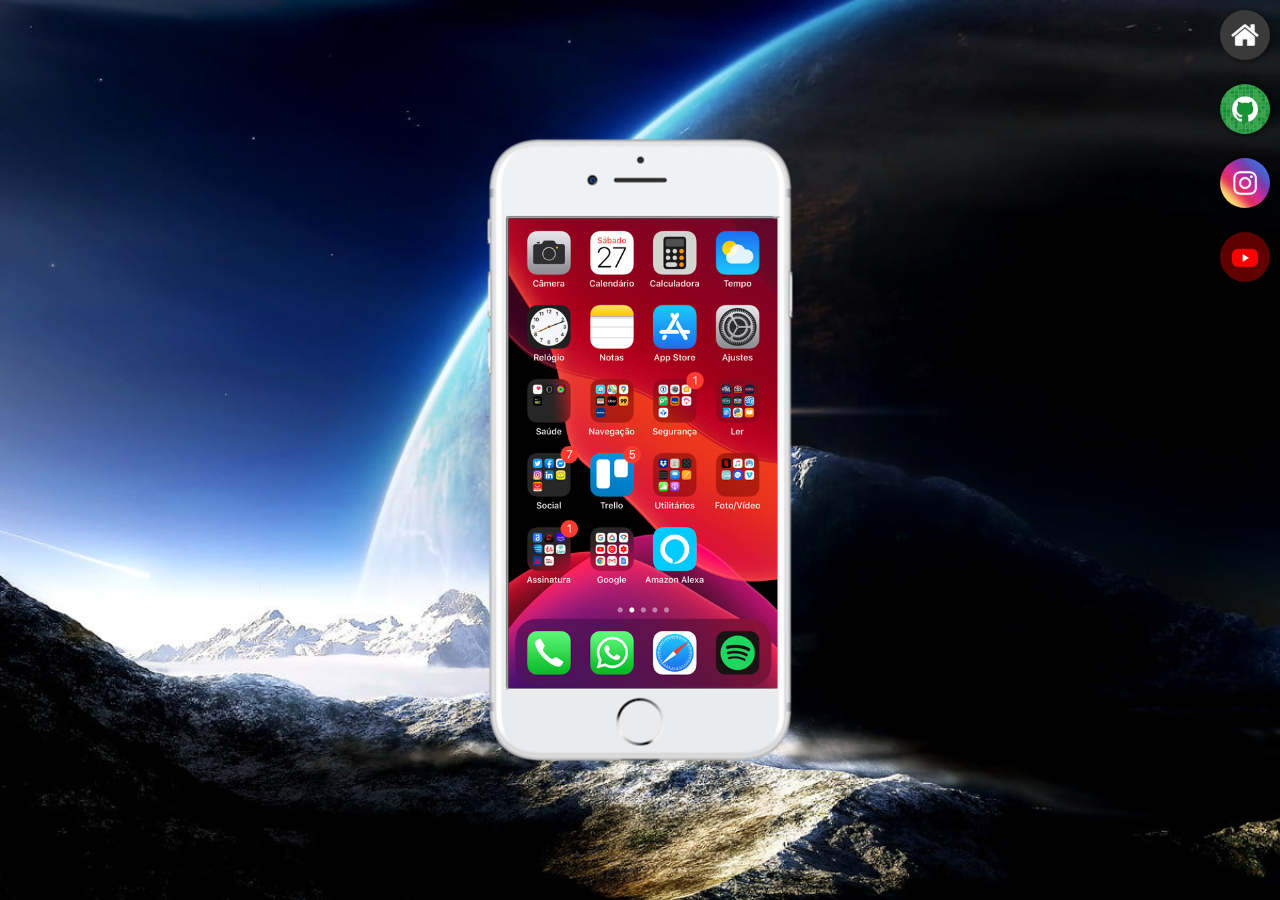
<file: index.html>
<!DOCTYPE html>
<html lang="pt-br">
<head>
    <meta charset="UTF-8">
    <meta name="viewport" content="width=device-width, initial-scale=1.0">
    <link rel="shortcut icon" href="perfil.ico" type="image/x-icon">
    <title>Projeto Redes Sociais</title>
    <link rel="stylesheet" href="estilos/style.css">
</head>
<body>
    <main>
        <section id="telefone">
            <iframe src="home.html" name="tela" id="tela">
                Seu navegador não é compatível.
            </iframe>
        </section>
        <section id="redes-sociais">
            <a href="home.html" target="tela"><img src="imagens/logo-home.jpg" alt="home"></a><br>
            <a href="github.html" target="tela"><img src="imagens/logo-github.jpg" alt="github"></a><br>
            <a href="instagram.html" target="tela"><img src="imagens/logo-instagram.jpg" alt="instagram"></a><br>
            <a href="youtube.html" target="tela"><img src="imagens/logo-youtube.jpg" alt="youtube"></a>
        </section>
    </main>
</body>
</html>
</file>
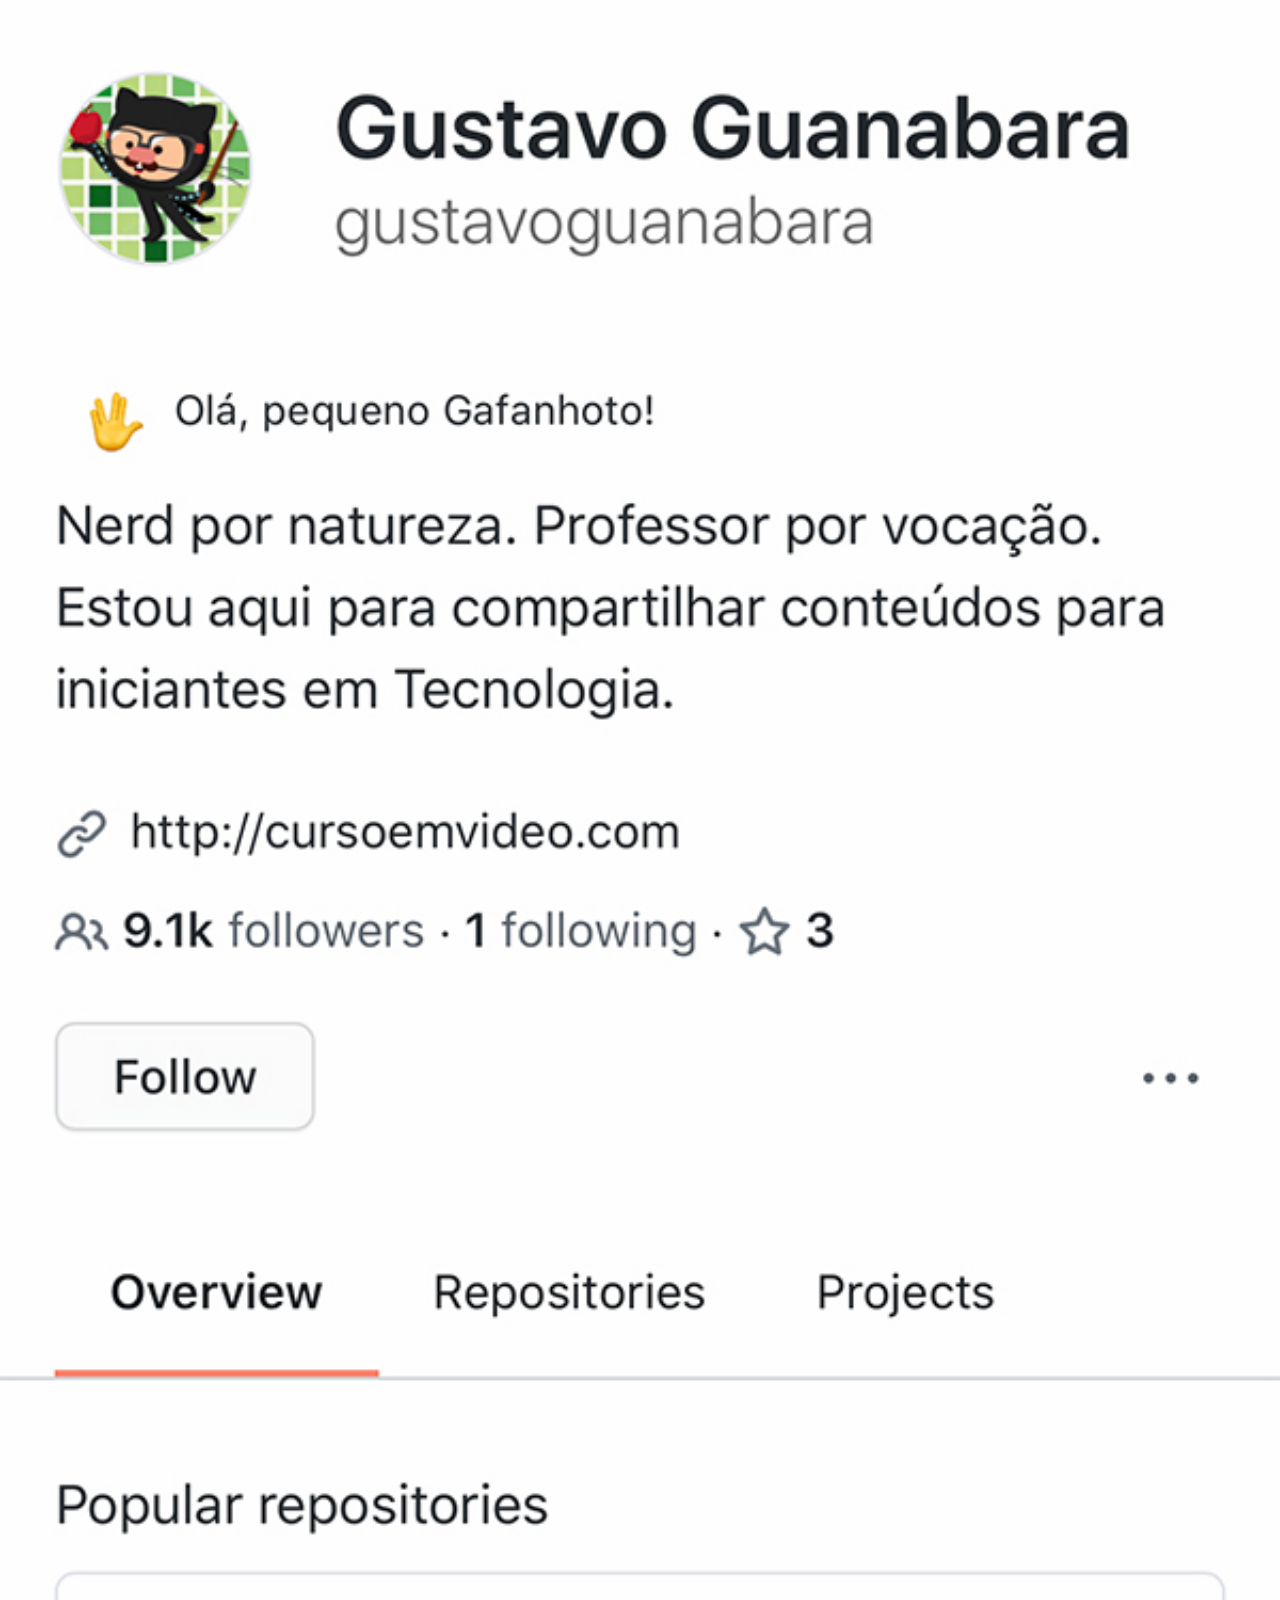
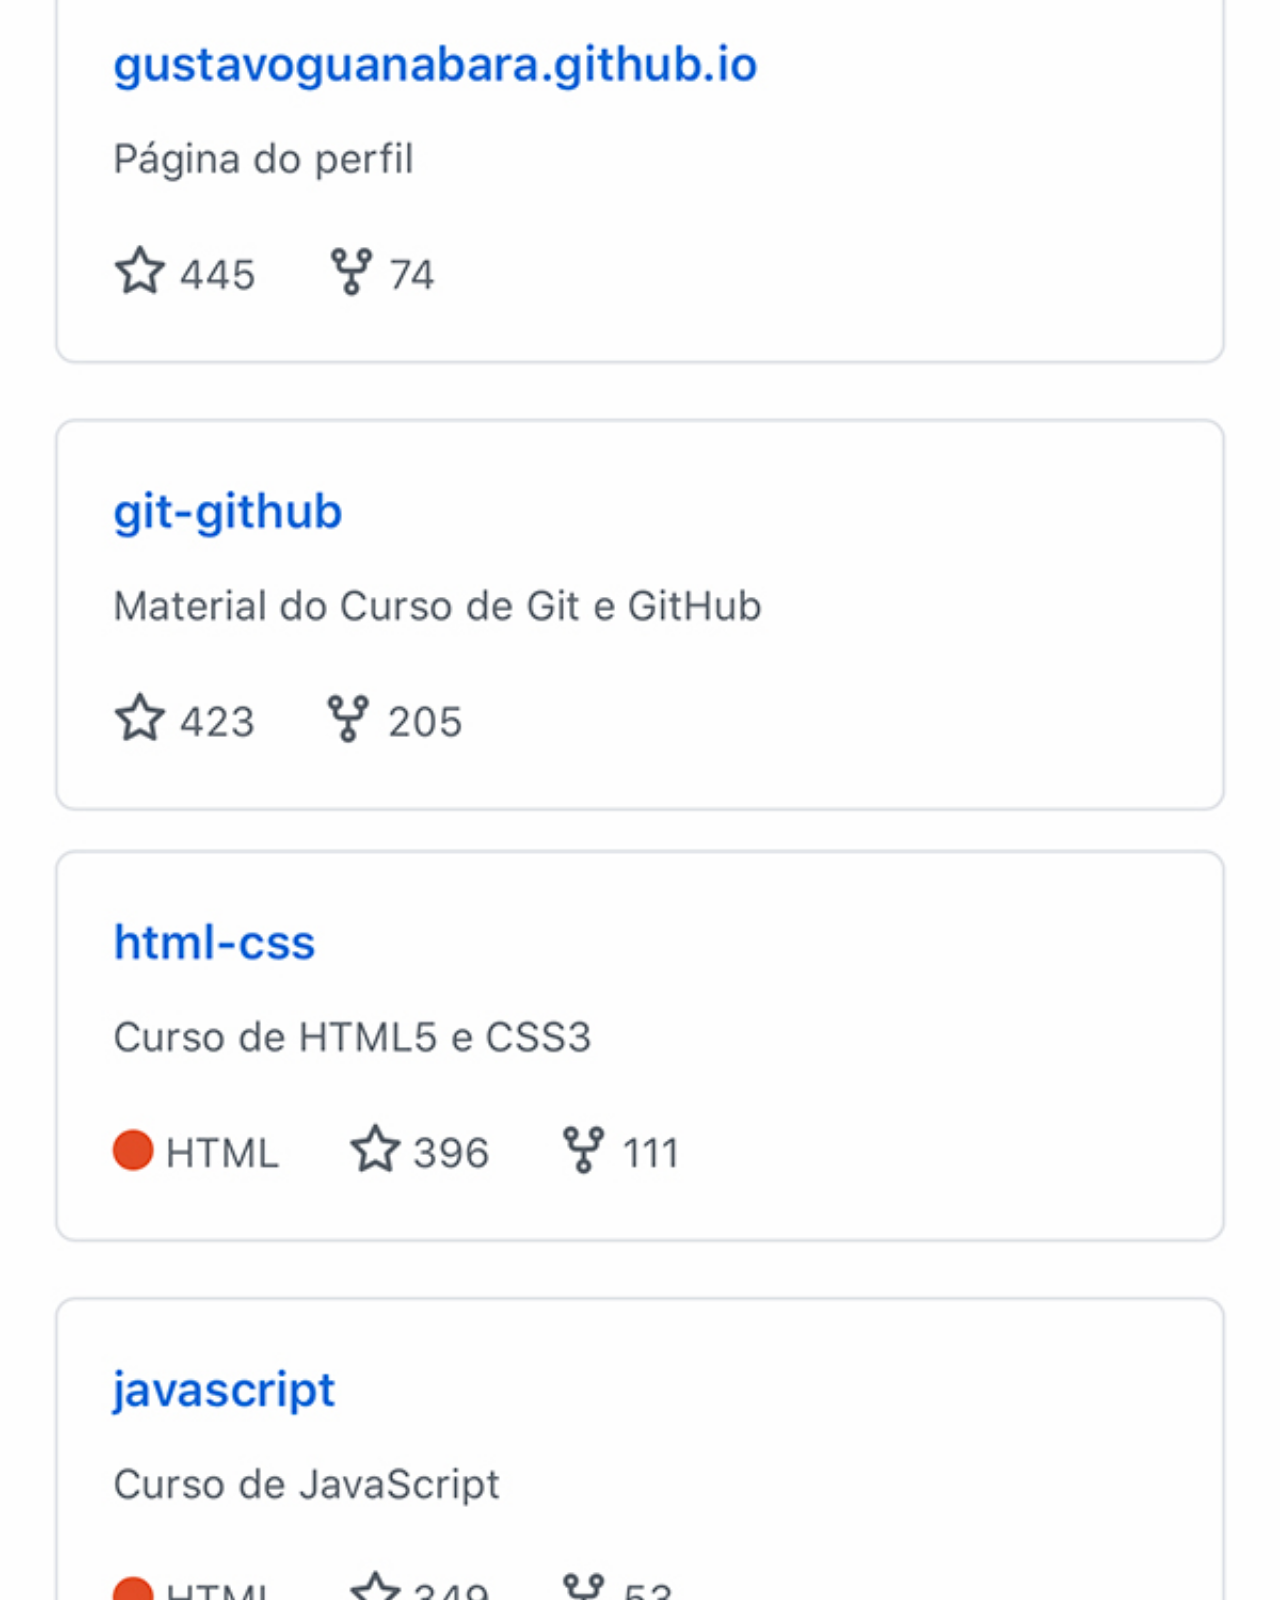
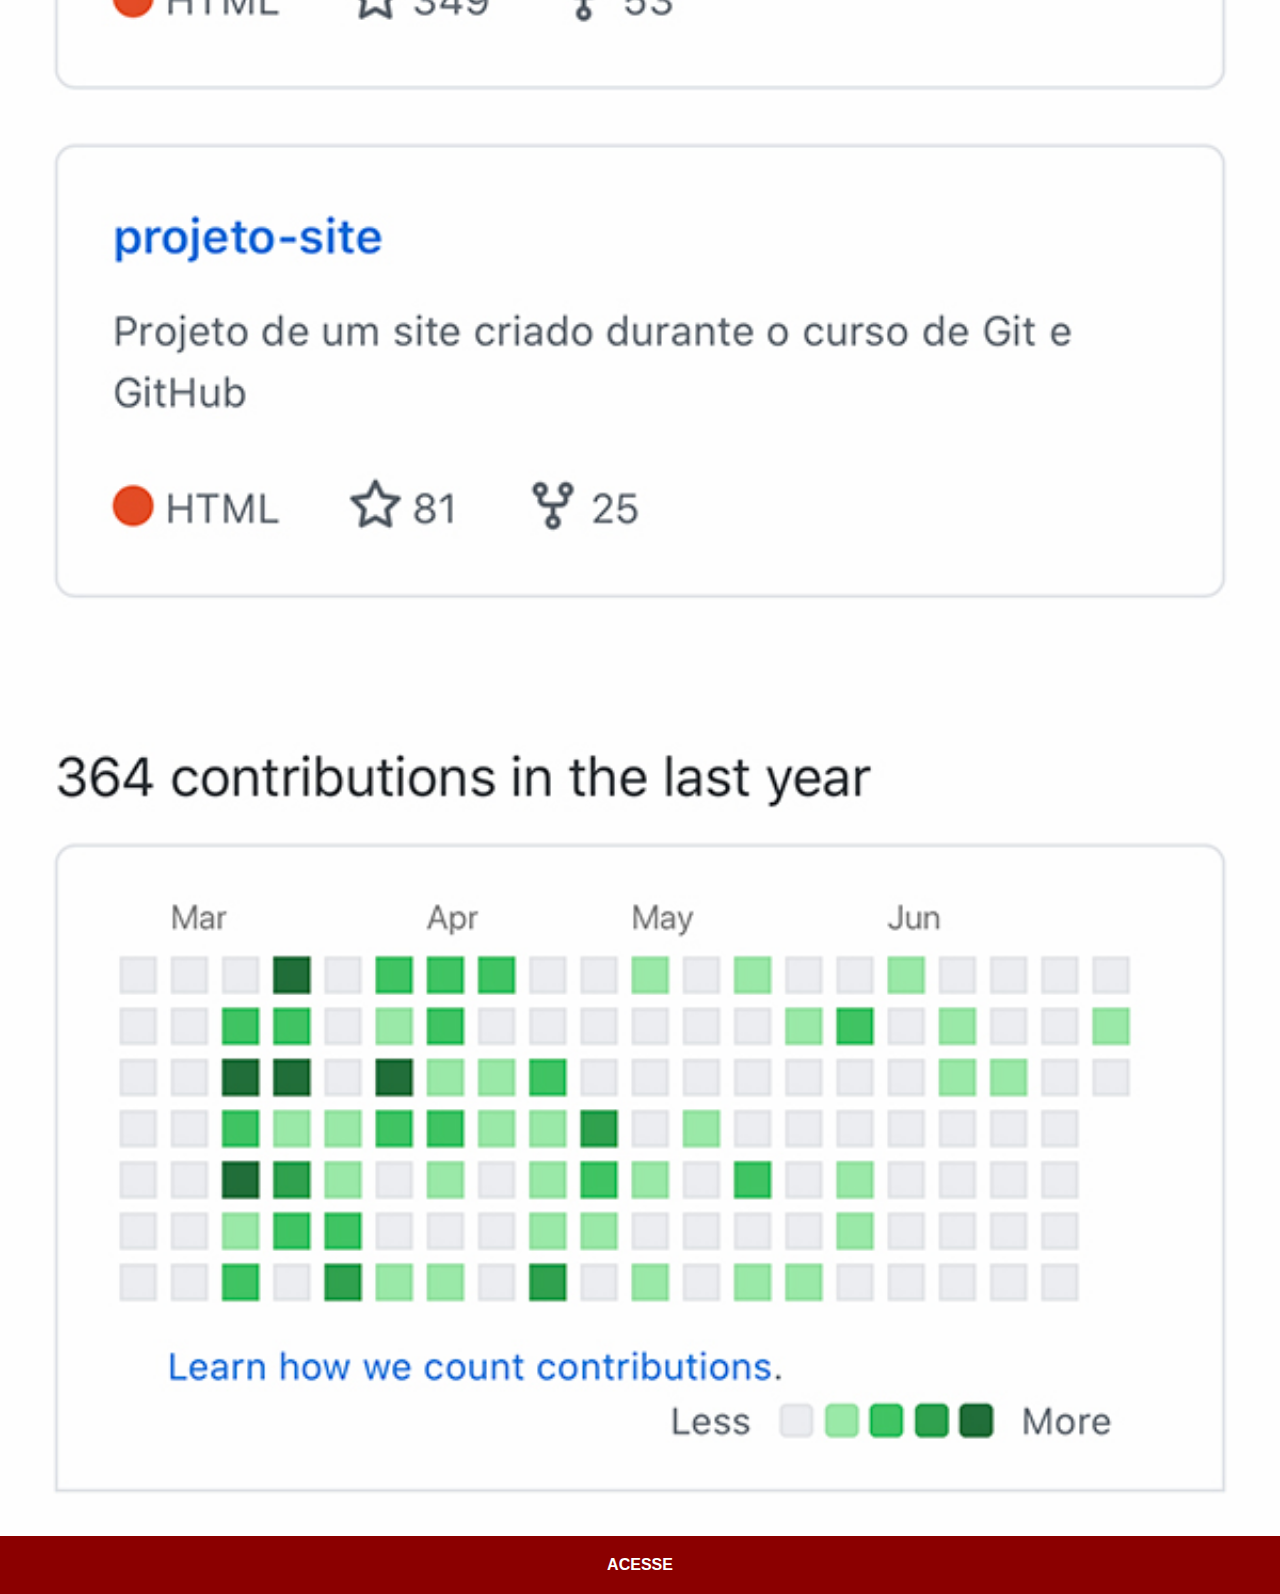
<file: github.html>
<!DOCTYPE html>
<html lang="pt-br">
<head>
    <meta charset="UTF-8">
    <meta name="viewport" content="width=device-width, initial-scale=1.0">
    <title>GitHub</title>
    <link rel="stylesheet" href="estilos/social.css">
</head>
<body>
    <img src="imagens/tela-github.jpg" alt="GitHub">
    <a href="https://github.com/gustavoguanabara" target="_blank"> ACESSE</a>
</body>
</html>
</file>
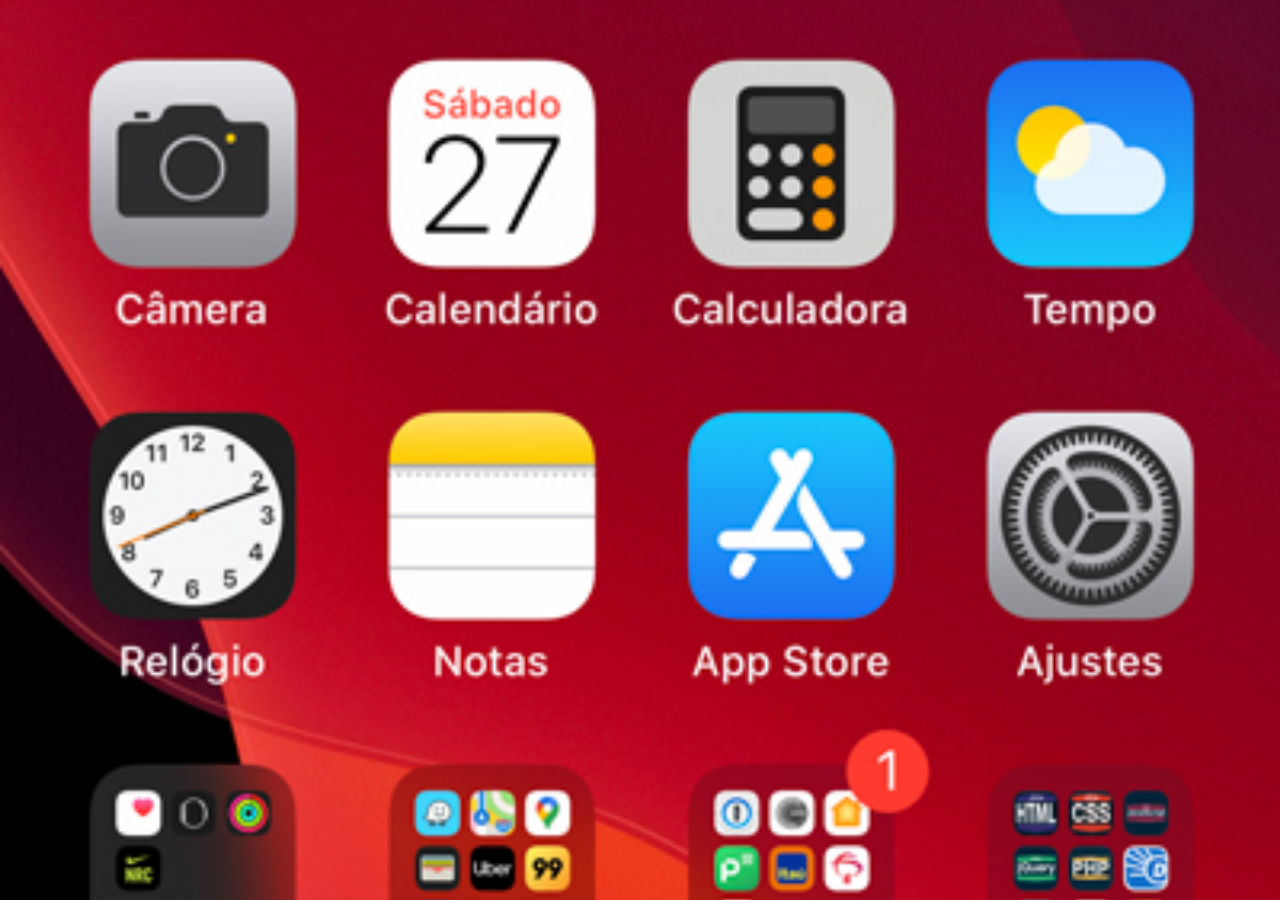
<file: home.html>
<!DOCTYPE html>
<html lang="pt-br">
<head>
    <meta charset="UTF-8">
    <meta name="viewport" content="width=device-width, initial-scale=1.0">
    <title>Home</title>
</head>
<style>
    * {
        padding: 0px;
        margin: 0px;
    }

    body {
        height: 100vh;
        width: 100vw;
        background: black url(imagens/tela-home.jpg) no-repeat top center;
        background-size: cover;
    }
</style>
</html>
</file>
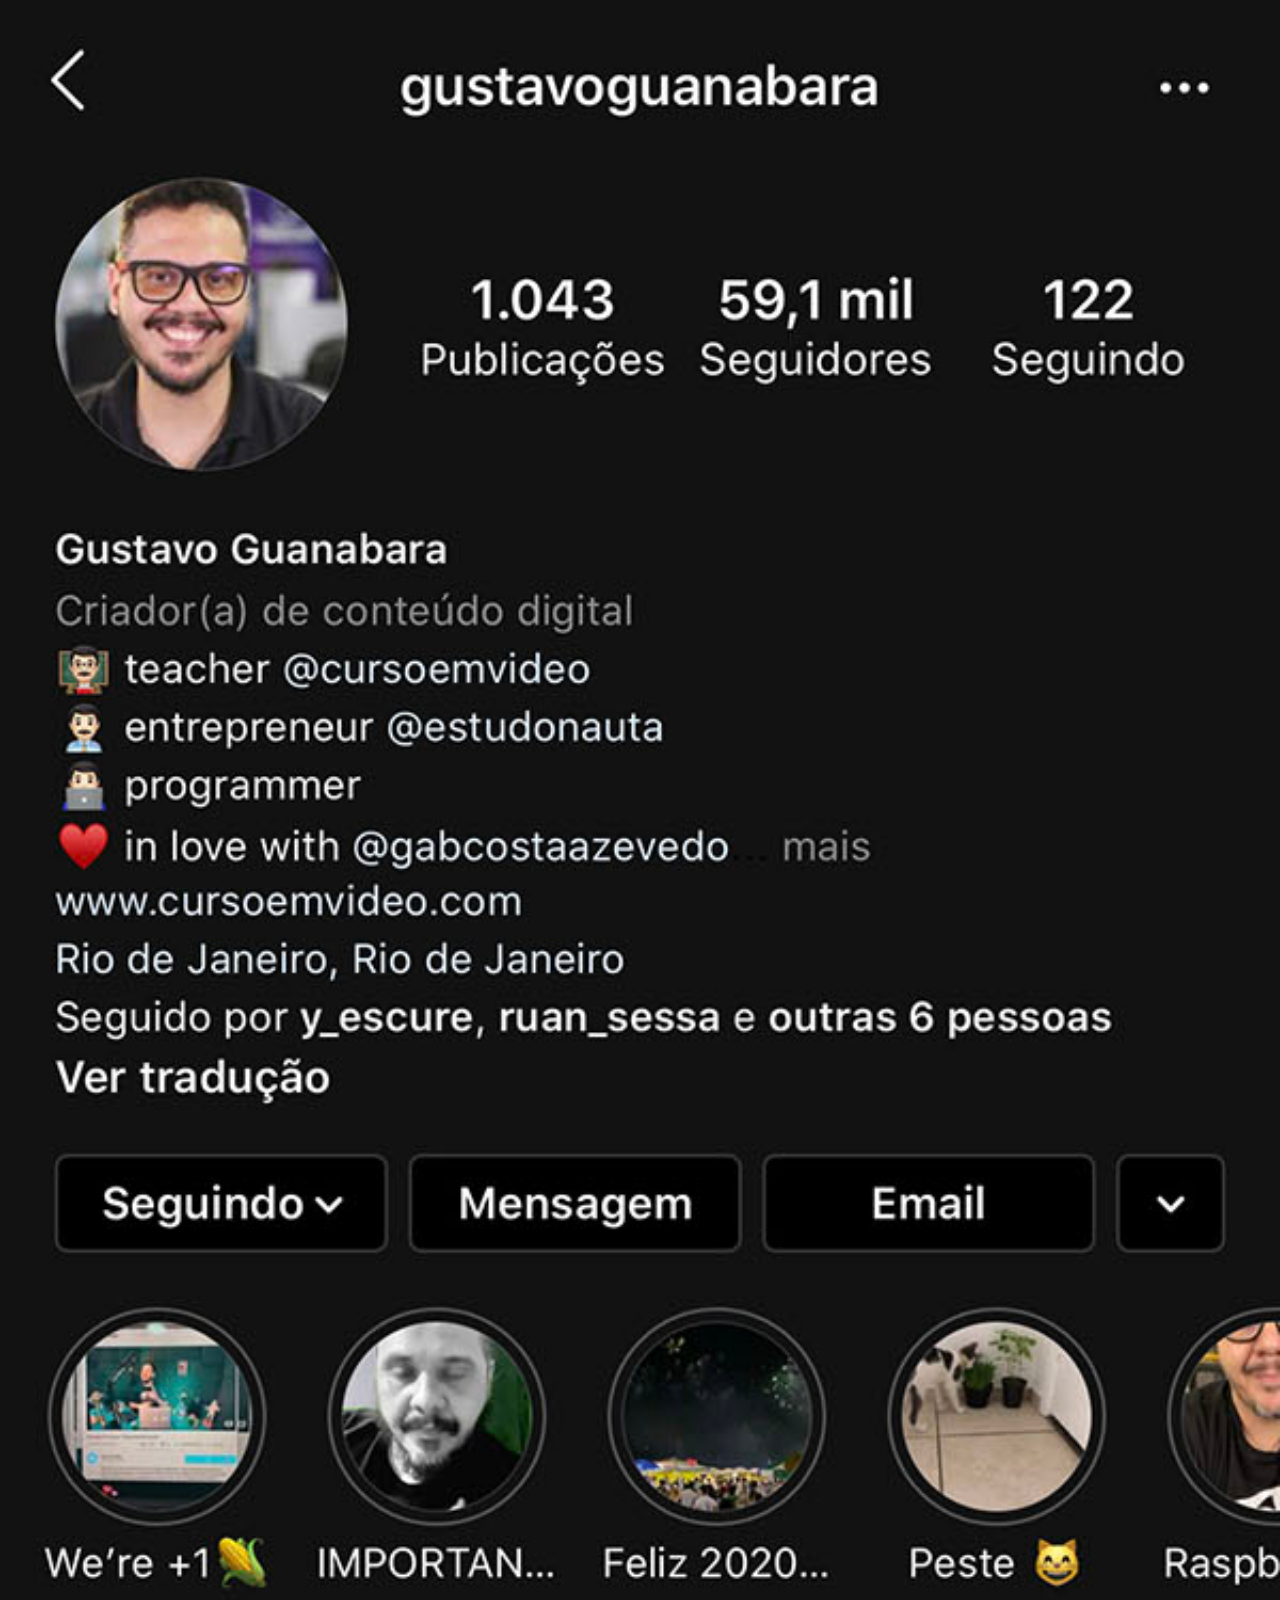
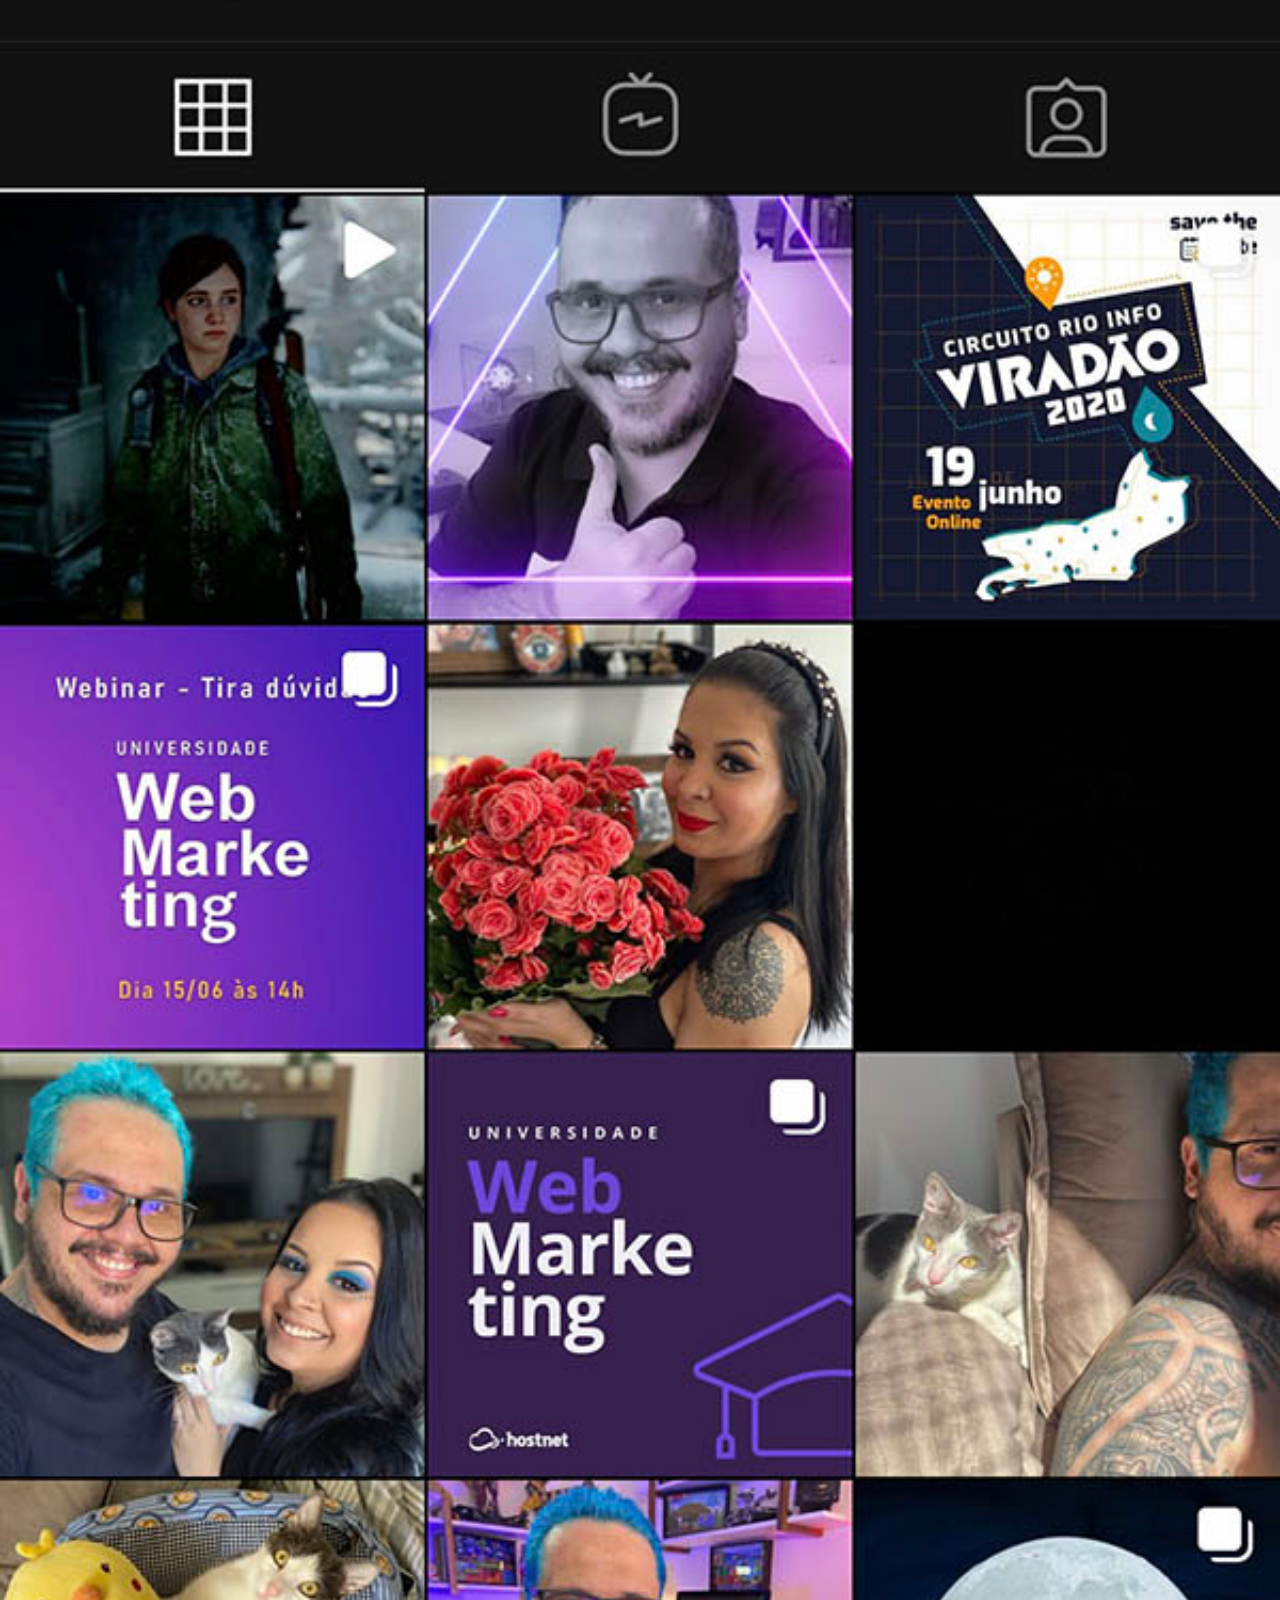
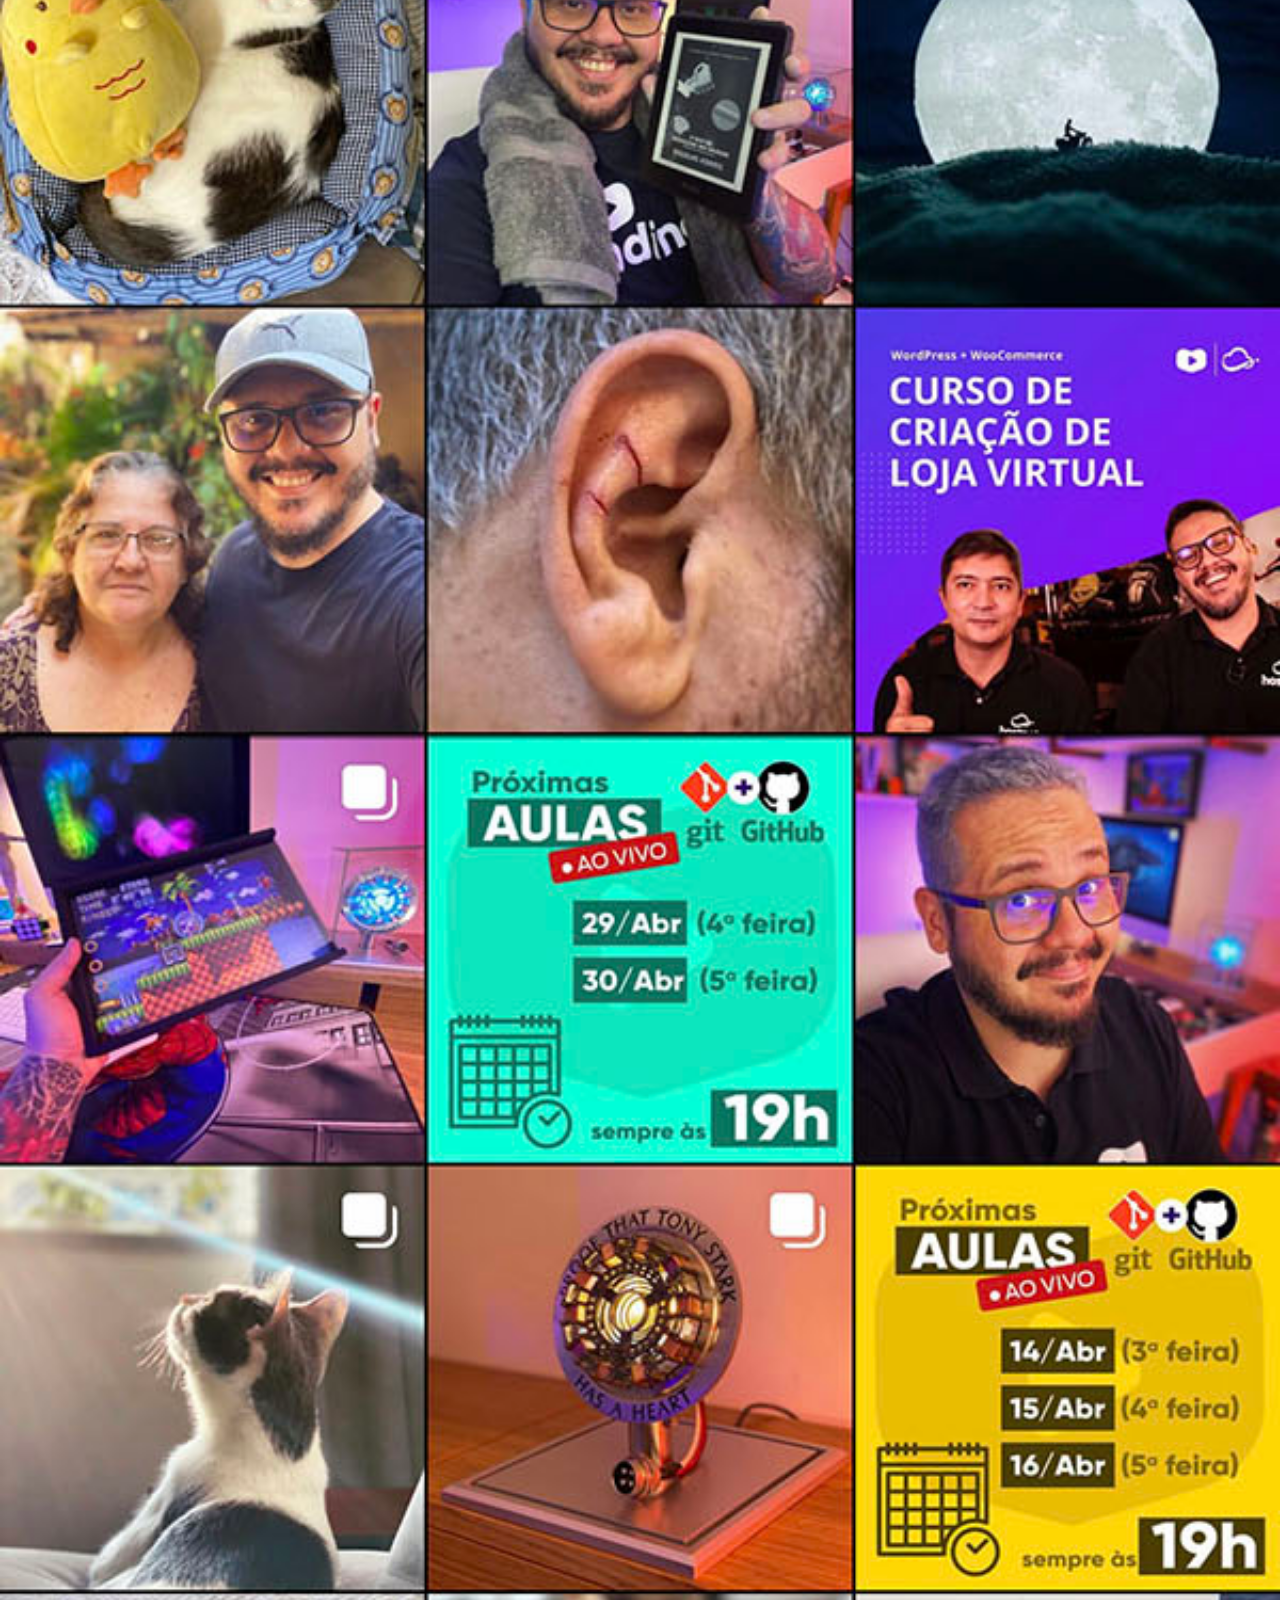
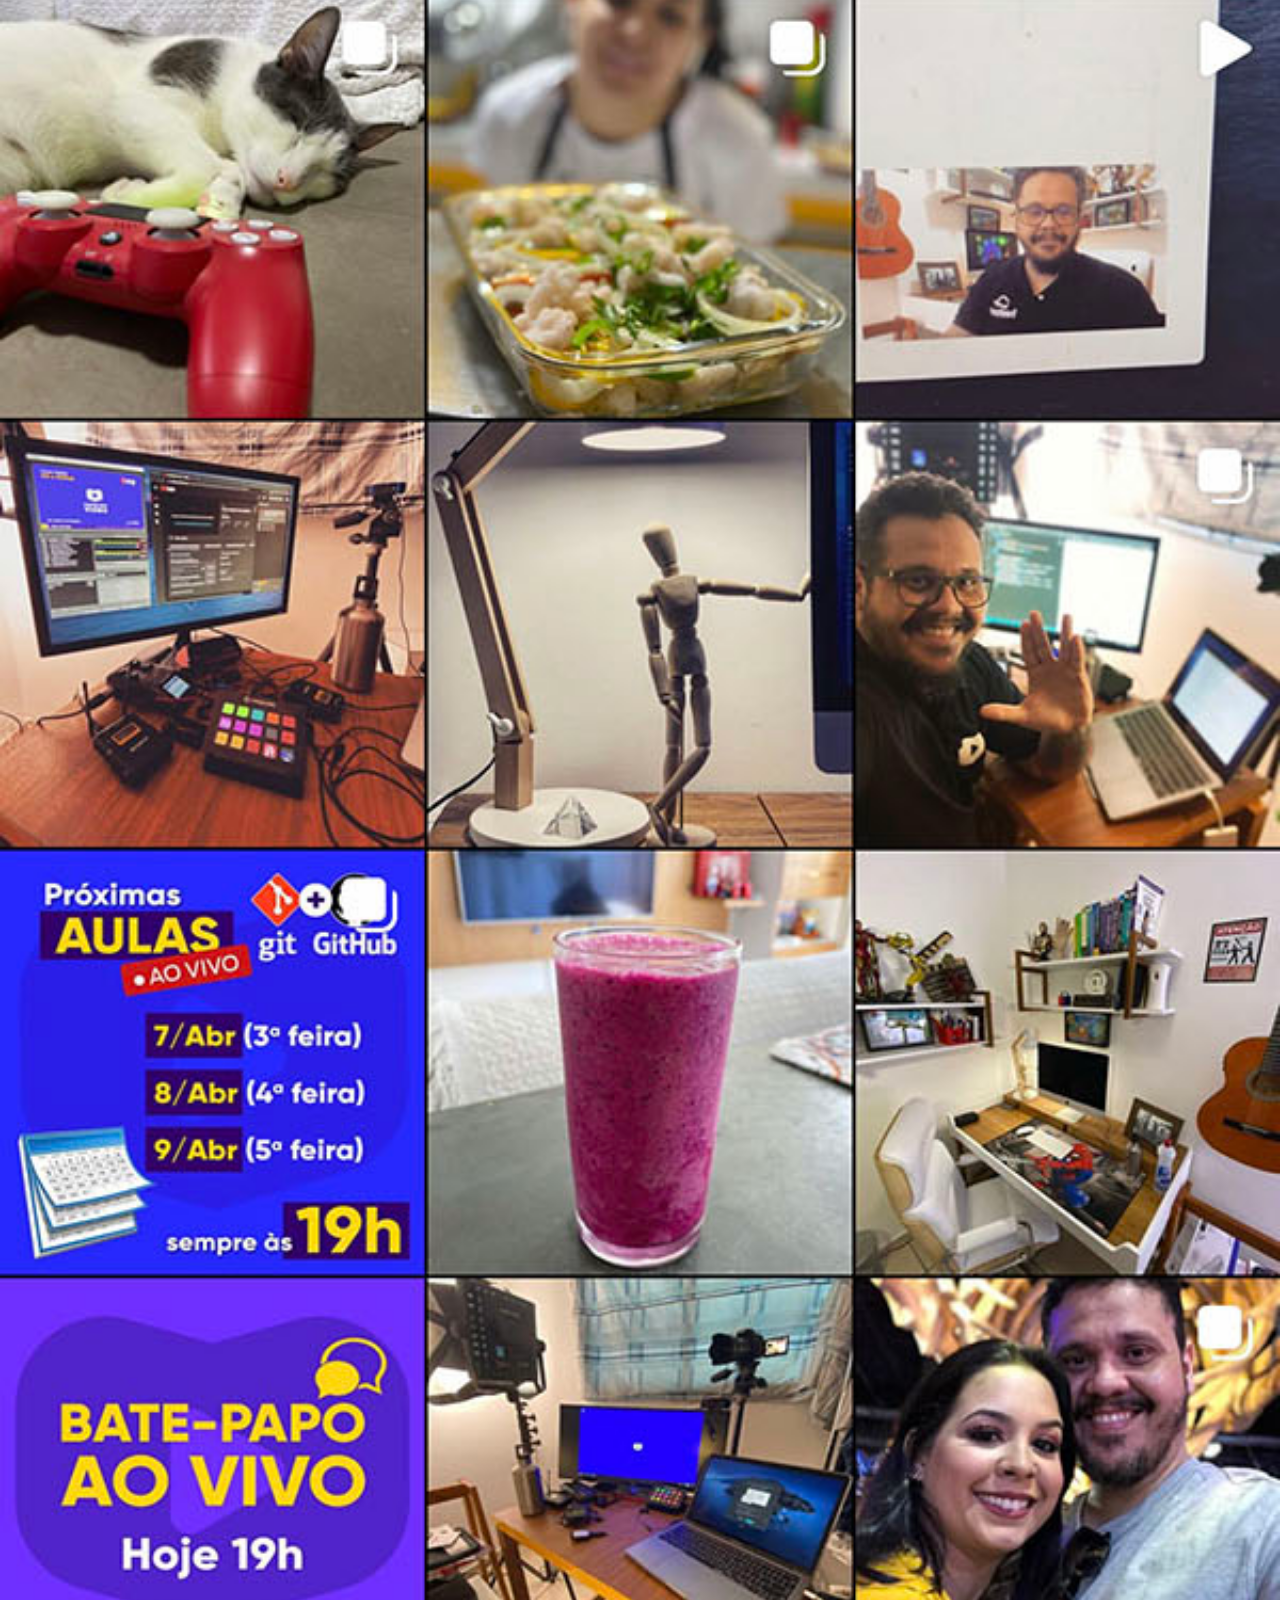
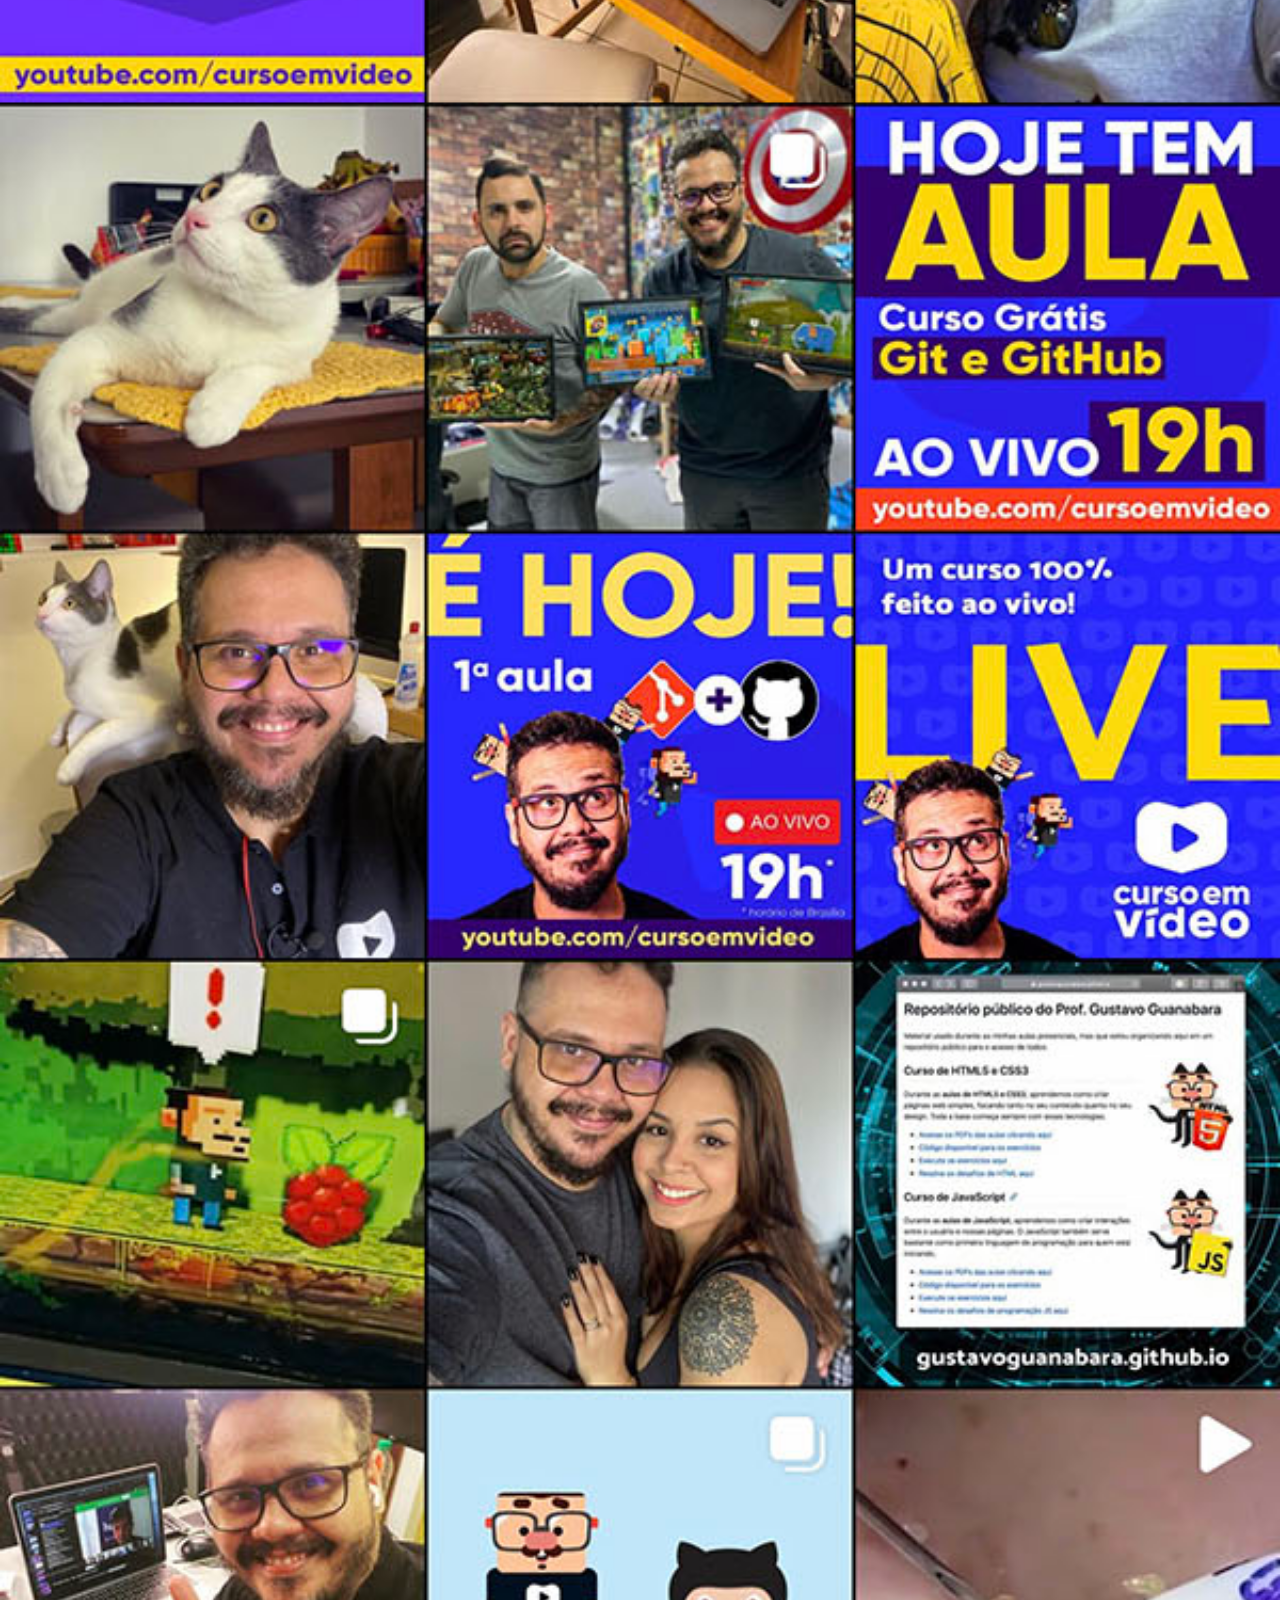
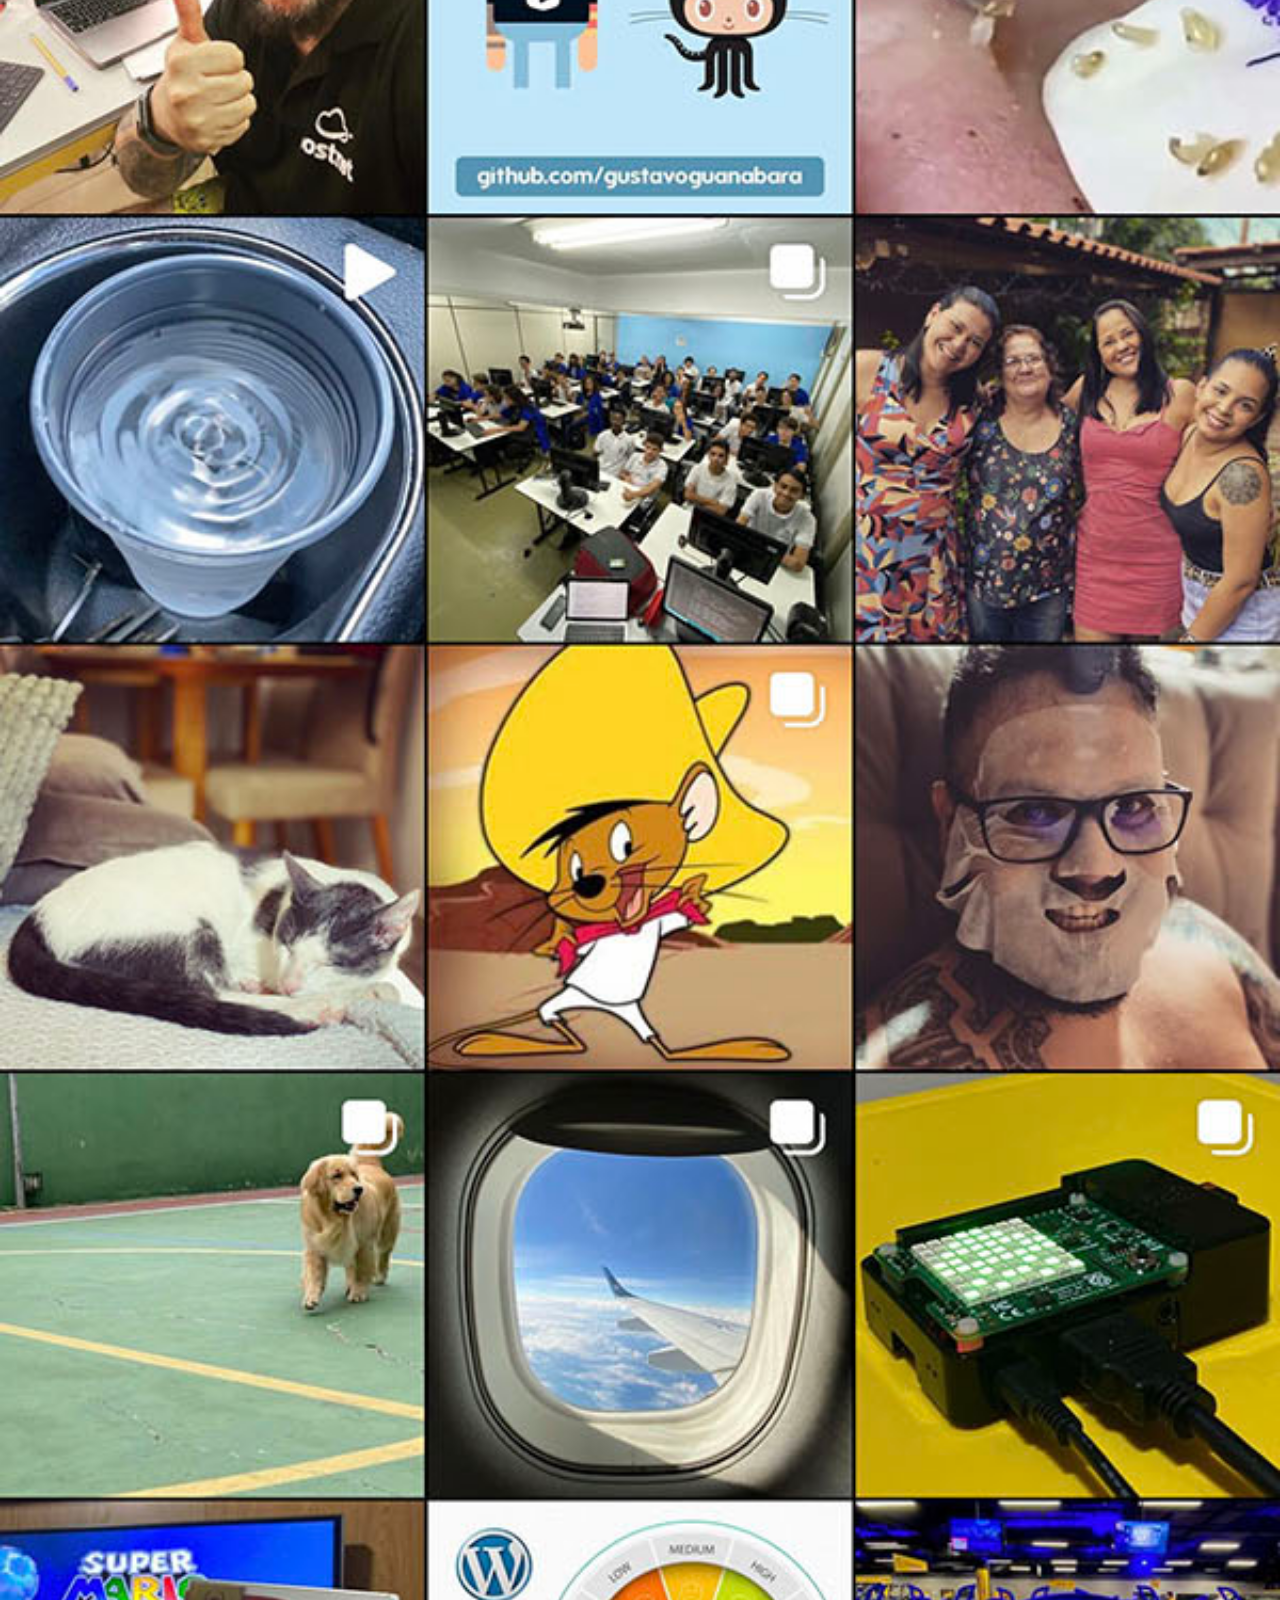
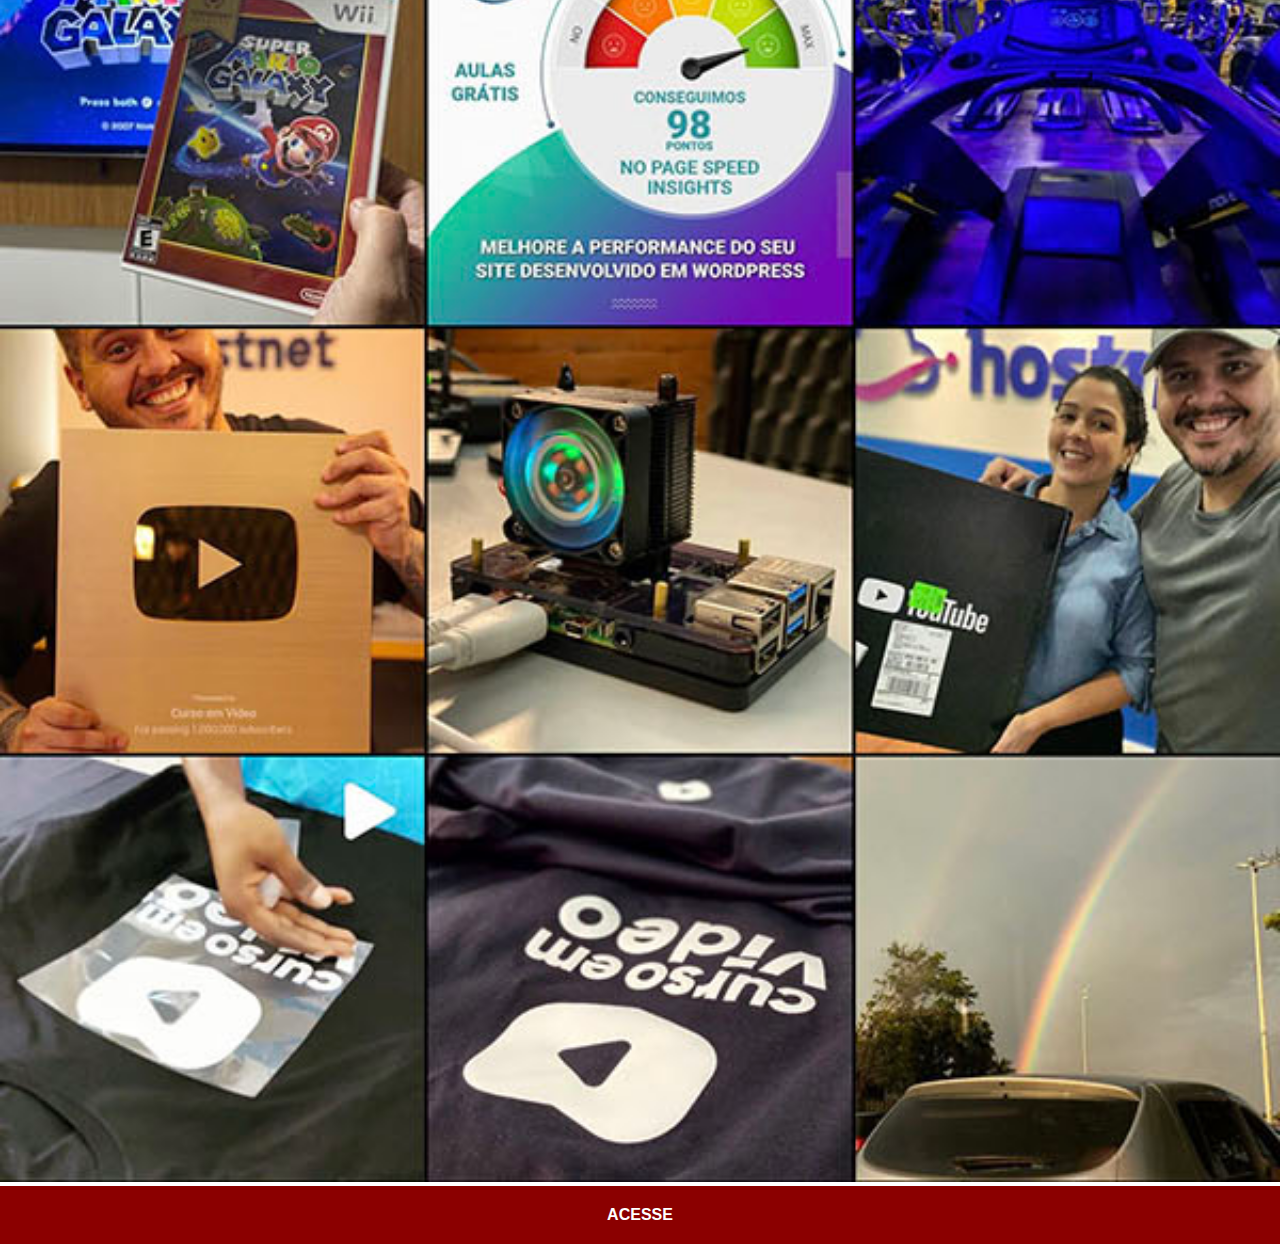
<file: instagram.html>
<!DOCTYPE html>
<html lang="pt-br">
<head>
    <meta charset="UTF-8">
    <meta name="viewport" content="width=device-width, initial-scale=1.0">
    <title>Instagram</title>
    <link rel="stylesheet" href="estilos/social.css">
</head>
<body>
    <img src="imagens/tela-instagram.jpg" alt="Instagram">
    <a href="https://www.instagram.com/gustavoguanabara/" target="_blank"> ACESSE</a>
</body>
</html>
</file>
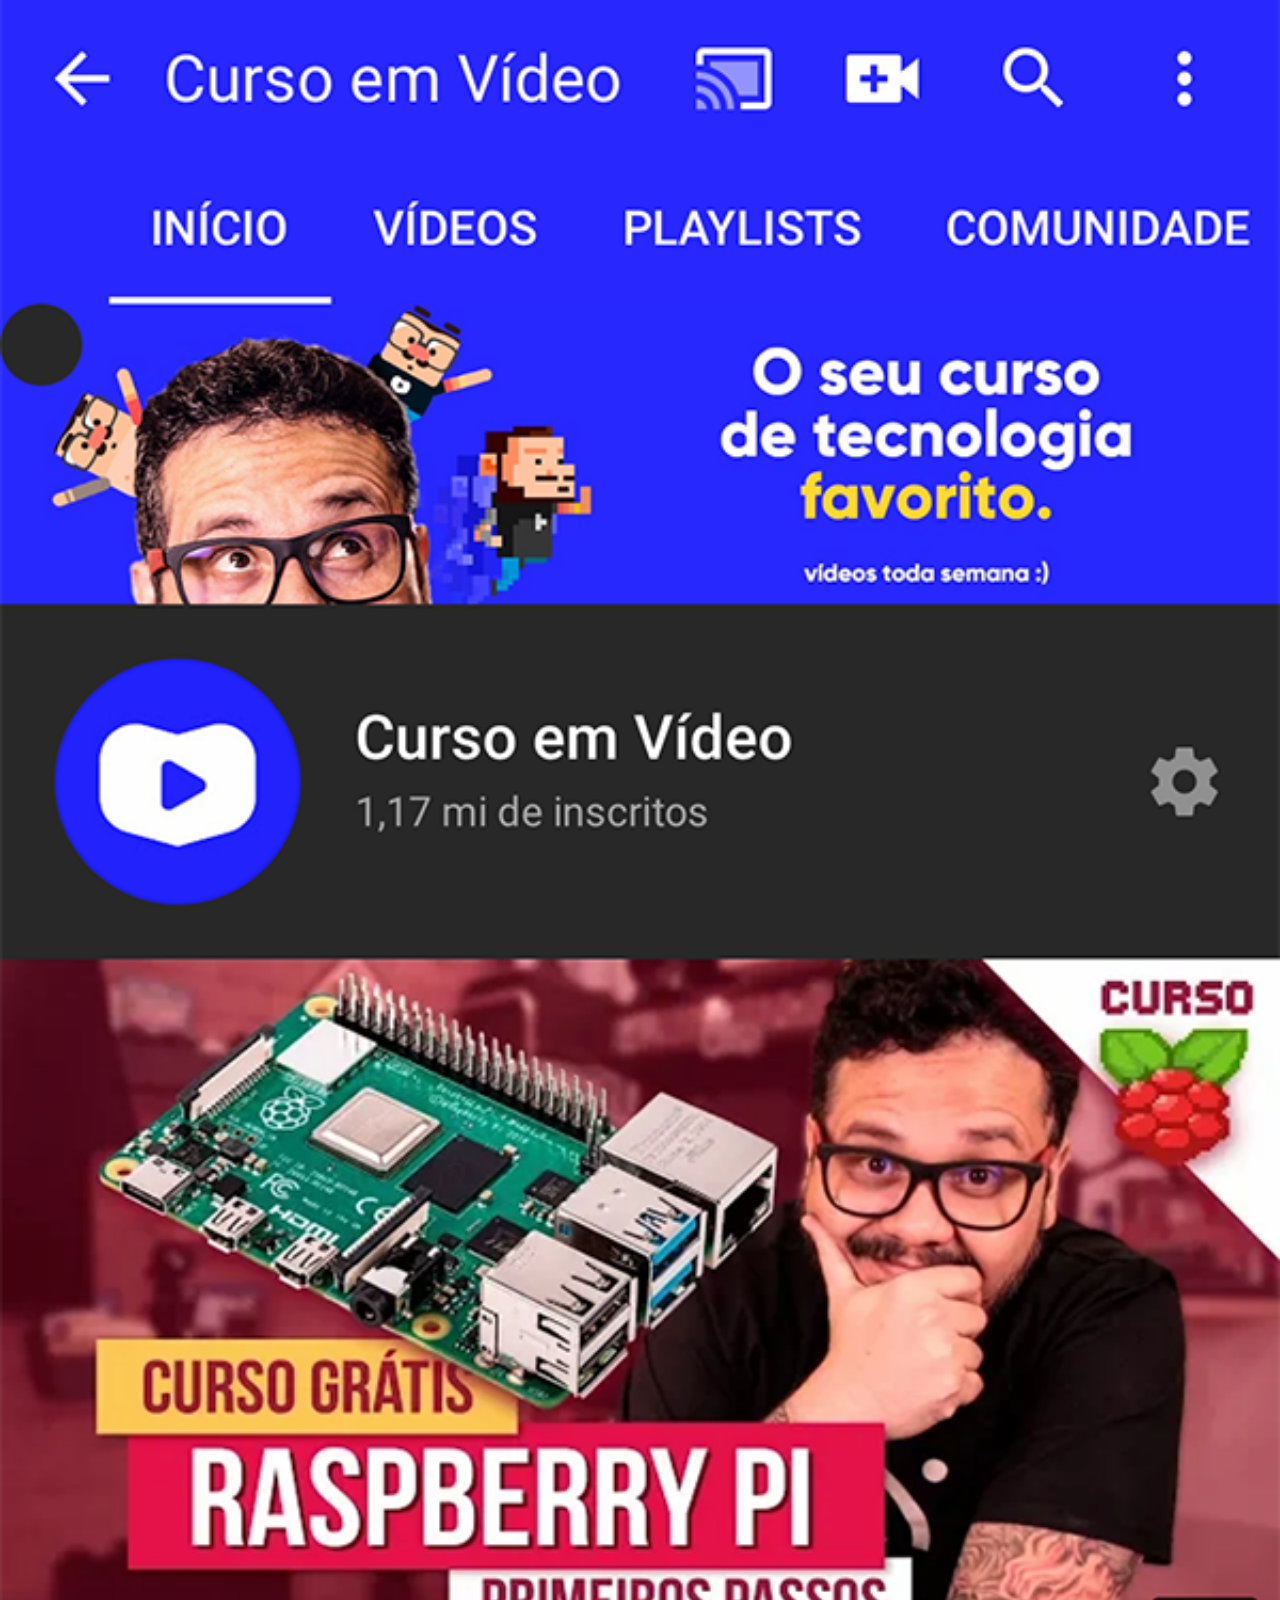
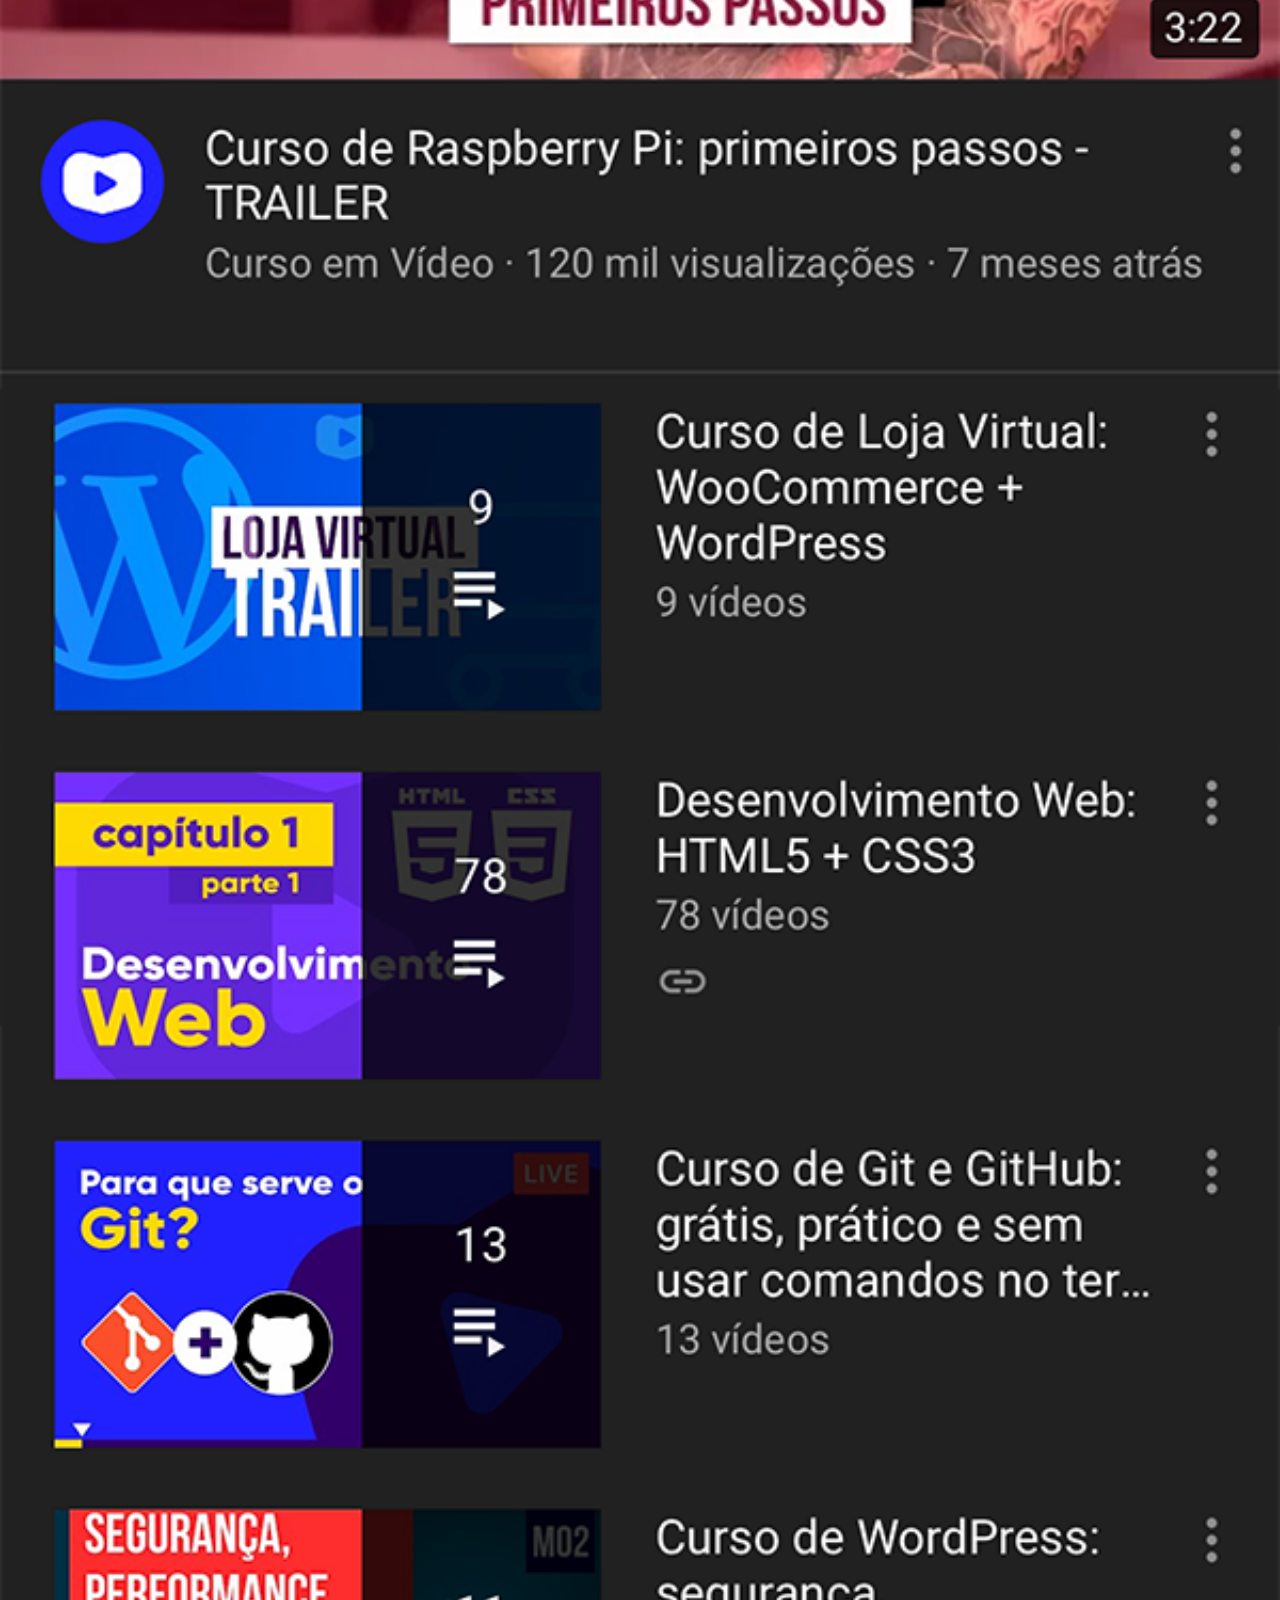
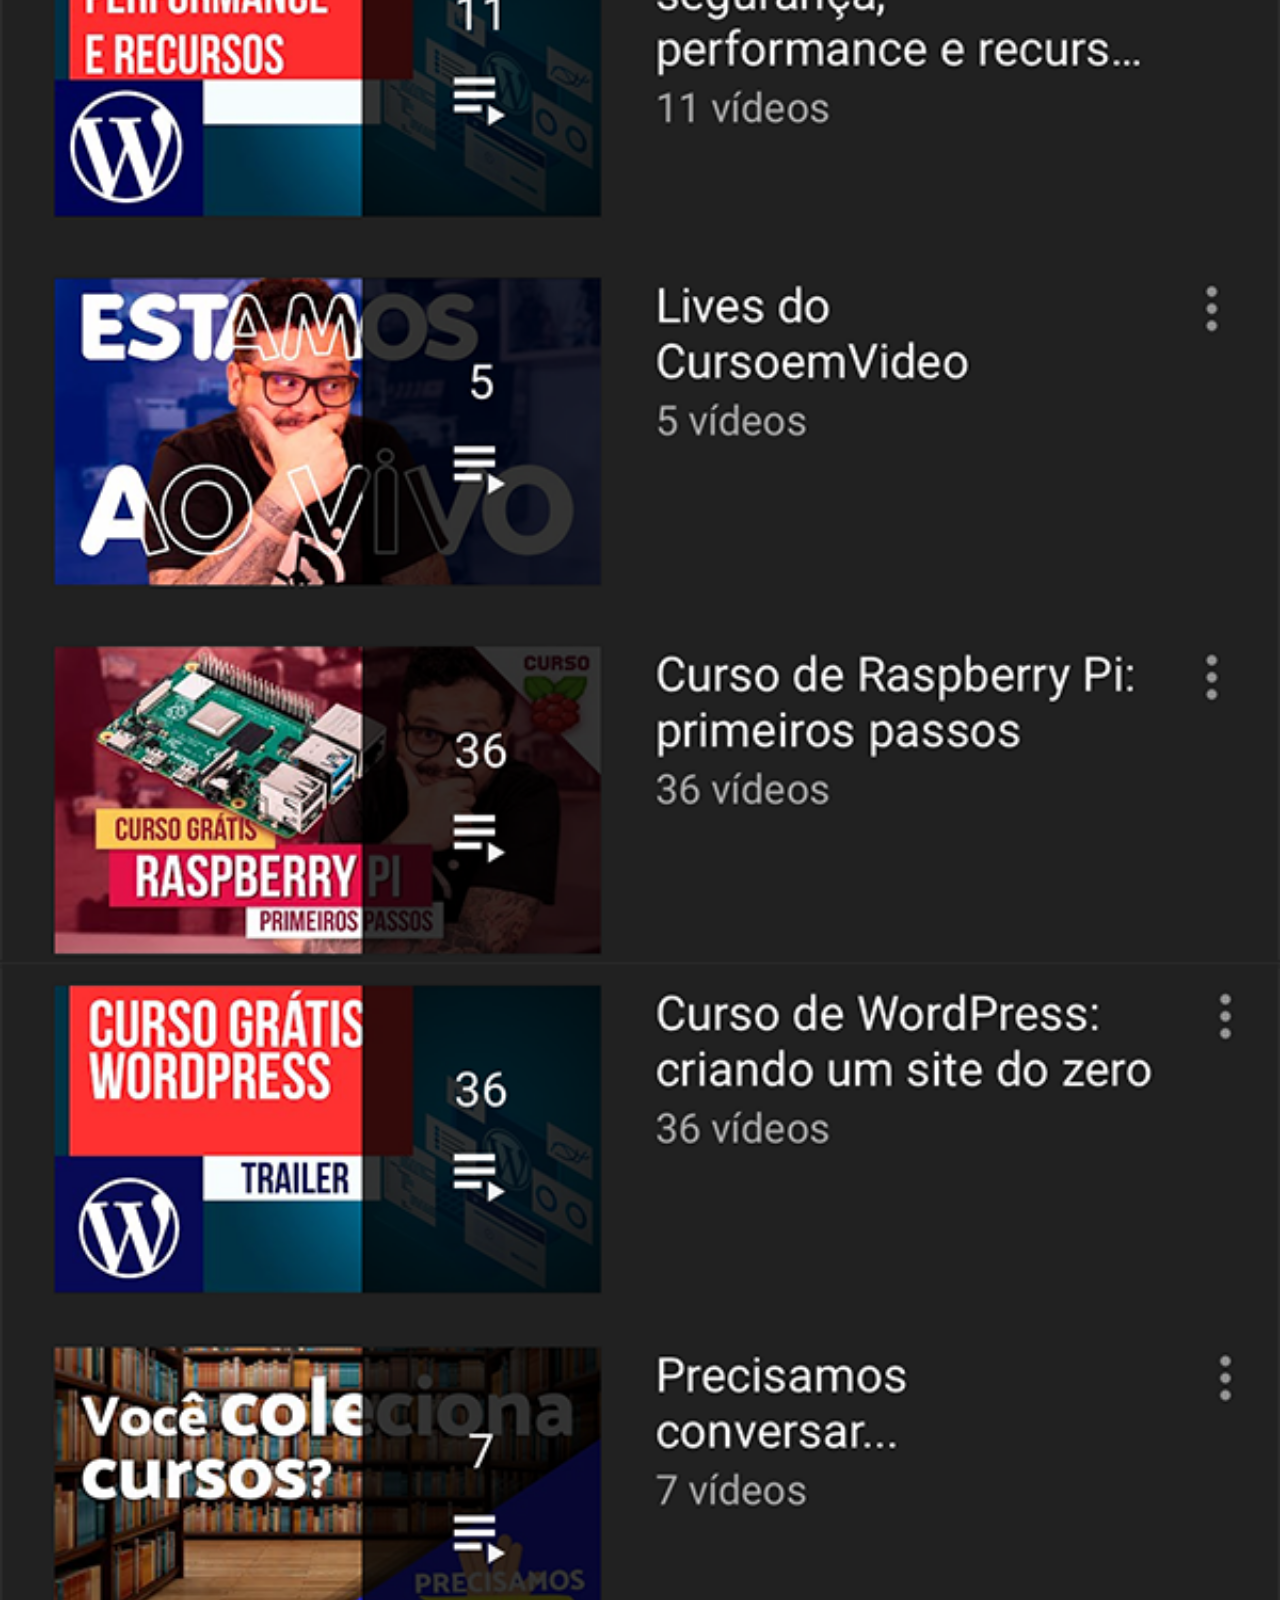
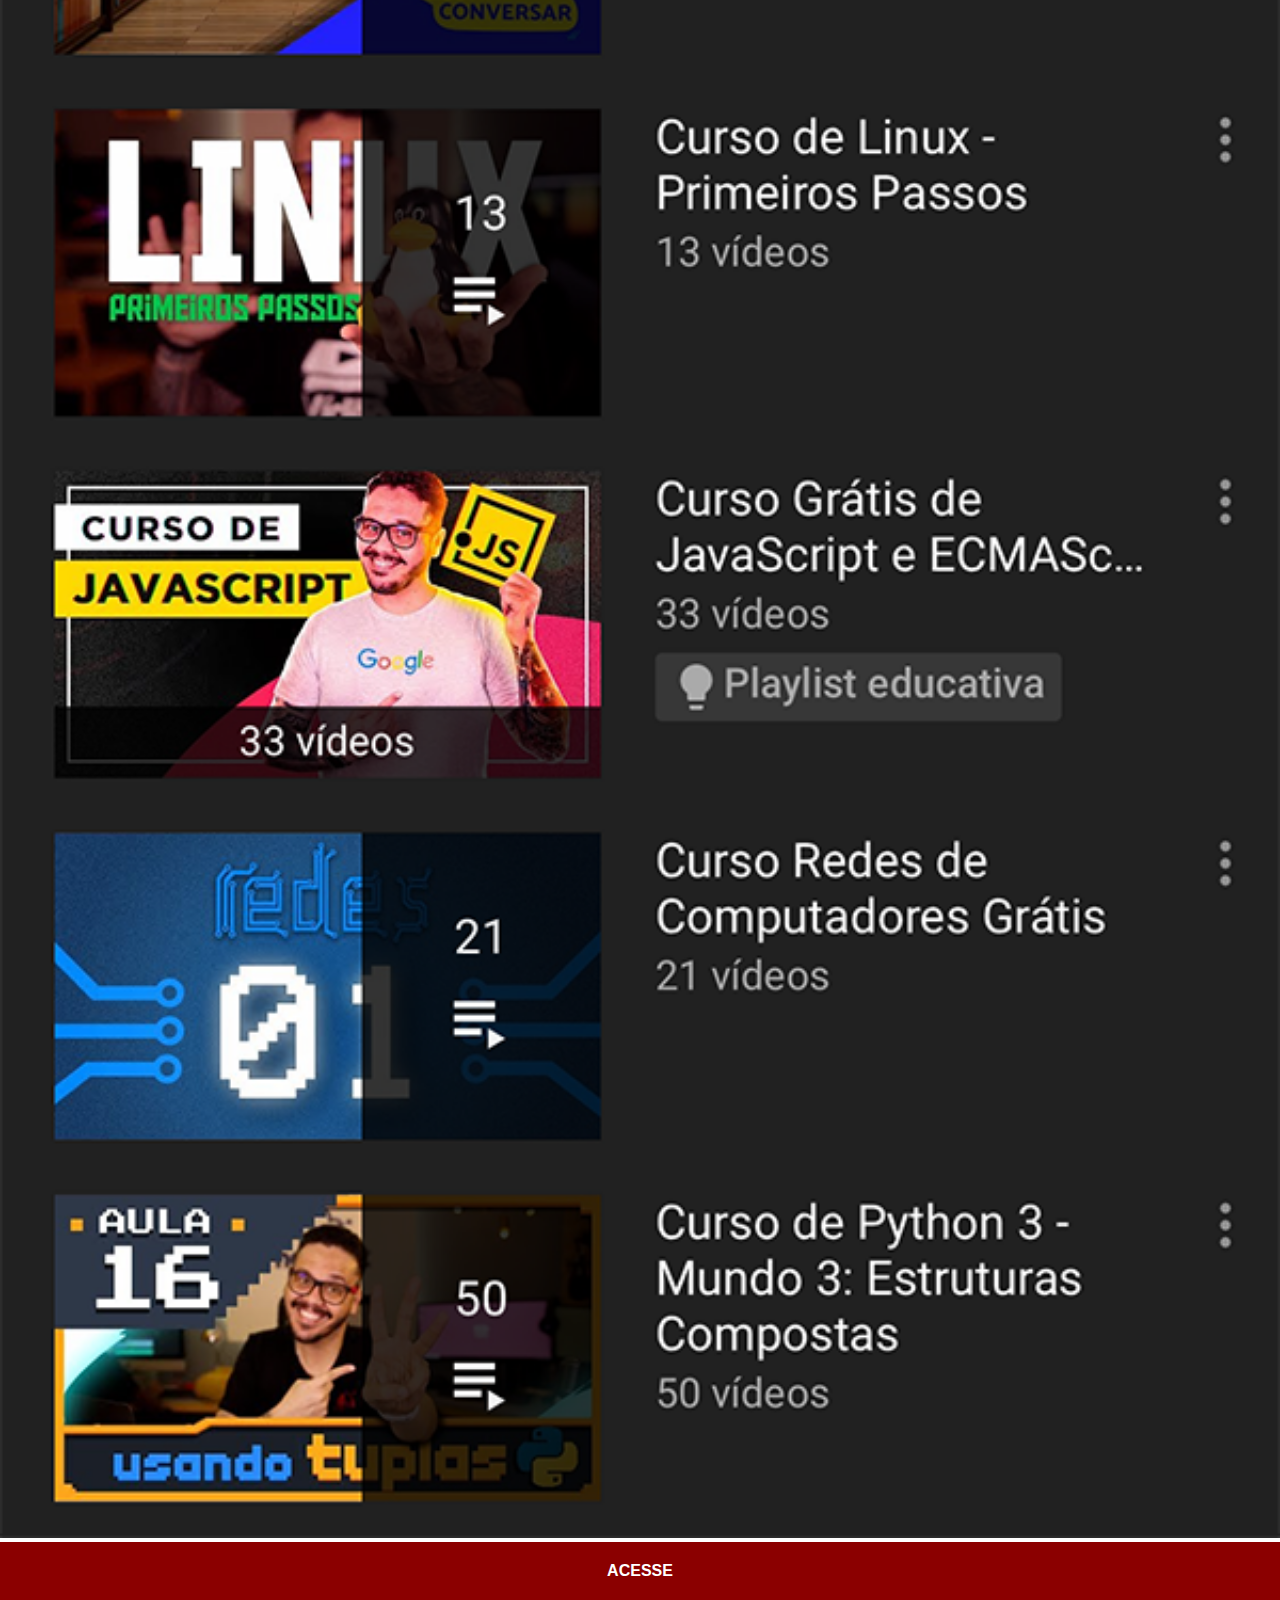
<file: youtube.html>
<!DOCTYPE html>
<html lang="pt-br">
<head>
    <meta charset="UTF-8">
    <meta name="viewport" content="width=device-width, initial-scale=1.0">
    <title>youtube</title>
    <link rel="stylesheet" href="estilos/social.css">
</head>
<body>
    <img src="imagens/tela-youtube.png" alt="YouTube">
    <a href="https://www.youtube.com/c/CursoemV%C3%ADdeo" target="_blank"> ACESSE</a>
</body>
</html>
</file>
<file: estilos/style.css>
@charset "UTF-8";

* {
    padding: 0px;
    margin: 0px;
    font-family: Arial, Helvetica, sans-serif;
}

html, body {
    height: 100vh;
    width: 100vw;
}

body {
    background: url(../imagens/terra.jpg)no-repeat top center;
    background-size: cover; /*cobrir a tela inteira*/
    background-attachment: fixed; /*pra nao rolagem no site*/
}

main {
    position: relative;
    height: 100vh;
}

section#telefone {
    position: absolute;
    top: 50%;
    left: 50%;
    transform:translate(-50%, -50%);

    height: 627px;
    width: 311px; /*largura central da tela pro telefone*/
    background: url(../imagens/frame-iphone.png) no-repeat;
}

iframe#tela {
    position: relative;
    top: 80px;
    left: 22px;
    width: 269px;
    height: 470px;
}

section#redes-sociais {
    text-align: right;
}

section#redes-sociais img {
    width: 50px;
    margin: 10px;
    border-radius: 50%;
    box-shadow: 2px 2px 5px rgba(0, 0, 0, 0.477);
    box-sizing: border-box; /*para borda fazer parte da imagem*/
}

section#redes-sociais img:hover {
    border: 2px solid rgba(255, 255, 255, 0.658);
    transform: translate(-3px, -3px);
    box-shadow: 5px 5px 10px black;
    transition: transform 03s;
    }
</file>
<file: estilos/social.css>
@charset "UTF-8";

* {
    padding: 0px;
    margin: 0px;
    font-family: Arial, Helvetica, sans-serif;
}

::-webkit-scrollbar {
width: 0px;
height: 0px;
}

img {
    width: 100vw;
}

a {
    display: block;
    background-color: darkred;
    color: white;
    padding: 20px;
    text-align: center;
    text-decoration: none;
    font-weight: bolder;
}

a:hover {
    background-color: red;
}
</file>
